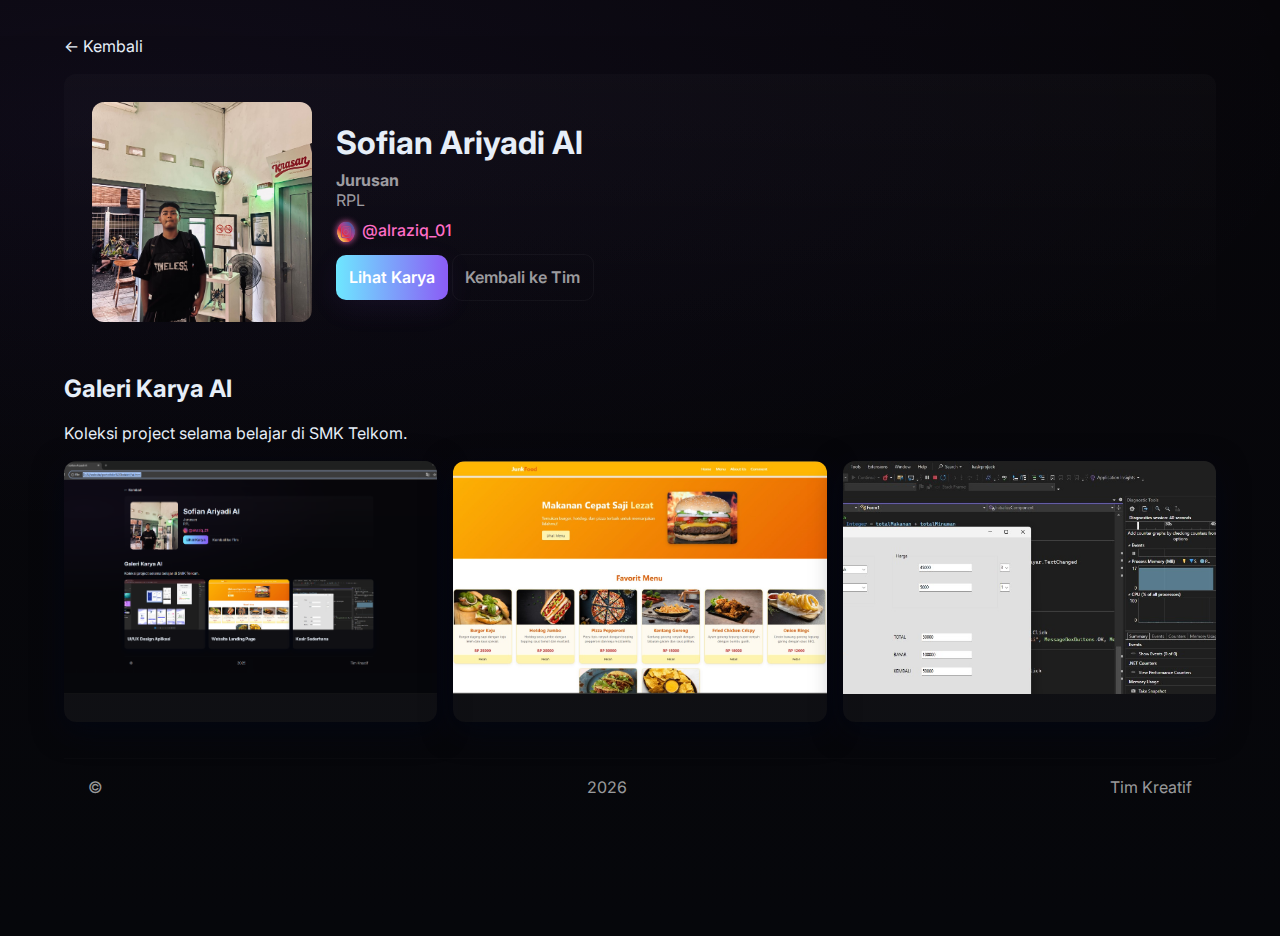
<file: al.html>
<!doctype html>
<html lang="id">
<head>
  <meta charset="utf-8" />
  <meta name="viewport" content="width=device-width,initial-scale=1" />
  <title>Profil — Sofian Ariyadi Al</title>
  <link href="https://fonts.googleapis.com/css2?family=Inter:wght@300;400;600;700&family=Poppins:wght@600;700&display=swap" rel="stylesheet">
  <link rel="stylesheet" href="style.css">
  <style>
    /* profil specific overrides */
    .profile-hero {
      display: flex;
      flex-wrap: wrap;
      gap: 24px;
      align-items: center;
      padding: 28px;
      background: linear-gradient(180deg, rgba(255,255,255,0.02), transparent);
      border-radius: 12px;
    }
    .profile-photo {
      width: 220px;
      aspect-ratio: 1 / 1;
      border-radius: 12px;
      overflow: hidden;
      flex-shrink: 0;
    }
    .profile-photo img {
      width: 100%;
      height: 100%;
      object-fit: cover;
    }
    .profile-meta h1 { margin: 0; }
    .profile-meta .meta-list {
      display: flex;
      gap: 12px;
      margin-top: 8px;
      color: var(--muted);
    }

    /* grid project */
    .gallery-grid {
      display: grid;
      grid-template-columns: repeat(auto-fit, minmax(260px, 1fr));
      gap: 16px;
      margin-top: 18px;
    }
    .project-card {
      background: rgba(255,255,255,0.04);
      border-radius: 12px;
      overflow: hidden;
      transition: transform 0.3s ease, box-shadow 0.3s ease;
    }
    .project-card:hover {
      transform: translateY(-4px);
      box-shadow: 0 6px 20px rgba(0,0,0,0.2);
    }
    .project-thumb {
      width: 100%;
      aspect-ratio: 16 / 10;
      overflow: hidden;
    }
    .project-thumb img {
      width: 100%;
      height: 100%;
      object-fit: cover;
      transition: transform 0.4s ease;
    }
    .project-card:hover .project-thumb img {
      transform: scale(1.05);
    }
    .project-body {
      padding: 12px 14px 16px;
    }

    /* ig link style */
    .ig-link {
      color: #ff6ec7;
      text-decoration: none;
      font-weight: 500;
      transition: 0.3s ease;
    }
    .ig-link:hover {
      color: #fff;
      text-shadow: 0 0 8px #ff6ec7;
    }
    .ig-link img {
      width: 20px;
      height: 20px;
      vertical-align: middle;
      margin-right: 6px;
      filter: drop-shadow(0 0 3px #ff6ec7);
    }

    /* responsive tweak */
    @media (max-width: 600px) {
      .profile-photo {
        width: 100%;
        aspect-ratio: 1 / 1;
      }
      .profile-hero {
        flex-direction: column;
        text-align: center;
      }
      .meta-list {
        justify-content: center;
      }
    }
  </style>
</head>
<body>
  <div class="container">
    <header style="display:flex;justify-content:space-between;align-items:center;margin:18px 0">
      <a href="index.html" class="muted">&larr; Kembali</a>
    </header>

    <main>
      <section class="profile-hero">
        <div class="profile-photo">
          <img src="images/al1.jpg" alt="Al">
        </div>
        <div class="profile-meta">
          <h1>Sofian Ariyadi Al</h1>
          <div class="meta-list">
            <div><strong>Jurusan</strong><div class="muted">RPL</div></div>
          </div>

          <!-- IG info -->
          <div class="social" style="margin-top:10px">
            <a href="https://www.instagram.com/alraziq_01?igsh=MXBkOGk2dndtZ29peg==/" target="_blank" class="ig-link">
              <img src="images/ig.png" alt="Instagram">@alraziq_01
            </a>
          </div>

          <div style="margin-top:12px">
            <a class="btn primary" href="#gallery">Lihat Karya</a>
            <a class="btn ghost" href="index.html">Kembali ke Tim</a>
          </div>
        </div>
      </section>

      <section id="gallery" style="margin-top:24px">
        <h2>Galeri Karya Al</h2>
        <p class="muted">Koleksi project selama belajar di SMK Telkom.</p>

        <div class="gallery-grid">
          <article class="project-card">
            <div class="project-thumb"><img src="images/projectal.png" alt="Project Al 1"></div>
            <div class="project-body">
            </div>
          </article>

          <article class="project-card">
            <div class="project-thumb"><img src="images/project al2.jpg" alt="Project Al 2"></div>
            <div class="project-body">
            </div>
          </article>

          <article class="project-card">
            <div class="project-thumb"><img src="images/project al3.jpg" alt="Project Al 3"></div>
            <div class="project-body">
            </div>
          </article>
        </div>
      </section>
    </main>

    <footer style="margin-top:36px" class="footer muted">© <span id="year"></span> Tim Kreatif</footer>
  </div>

  <script src="script.js"></script>
</body>
</html>
</file>
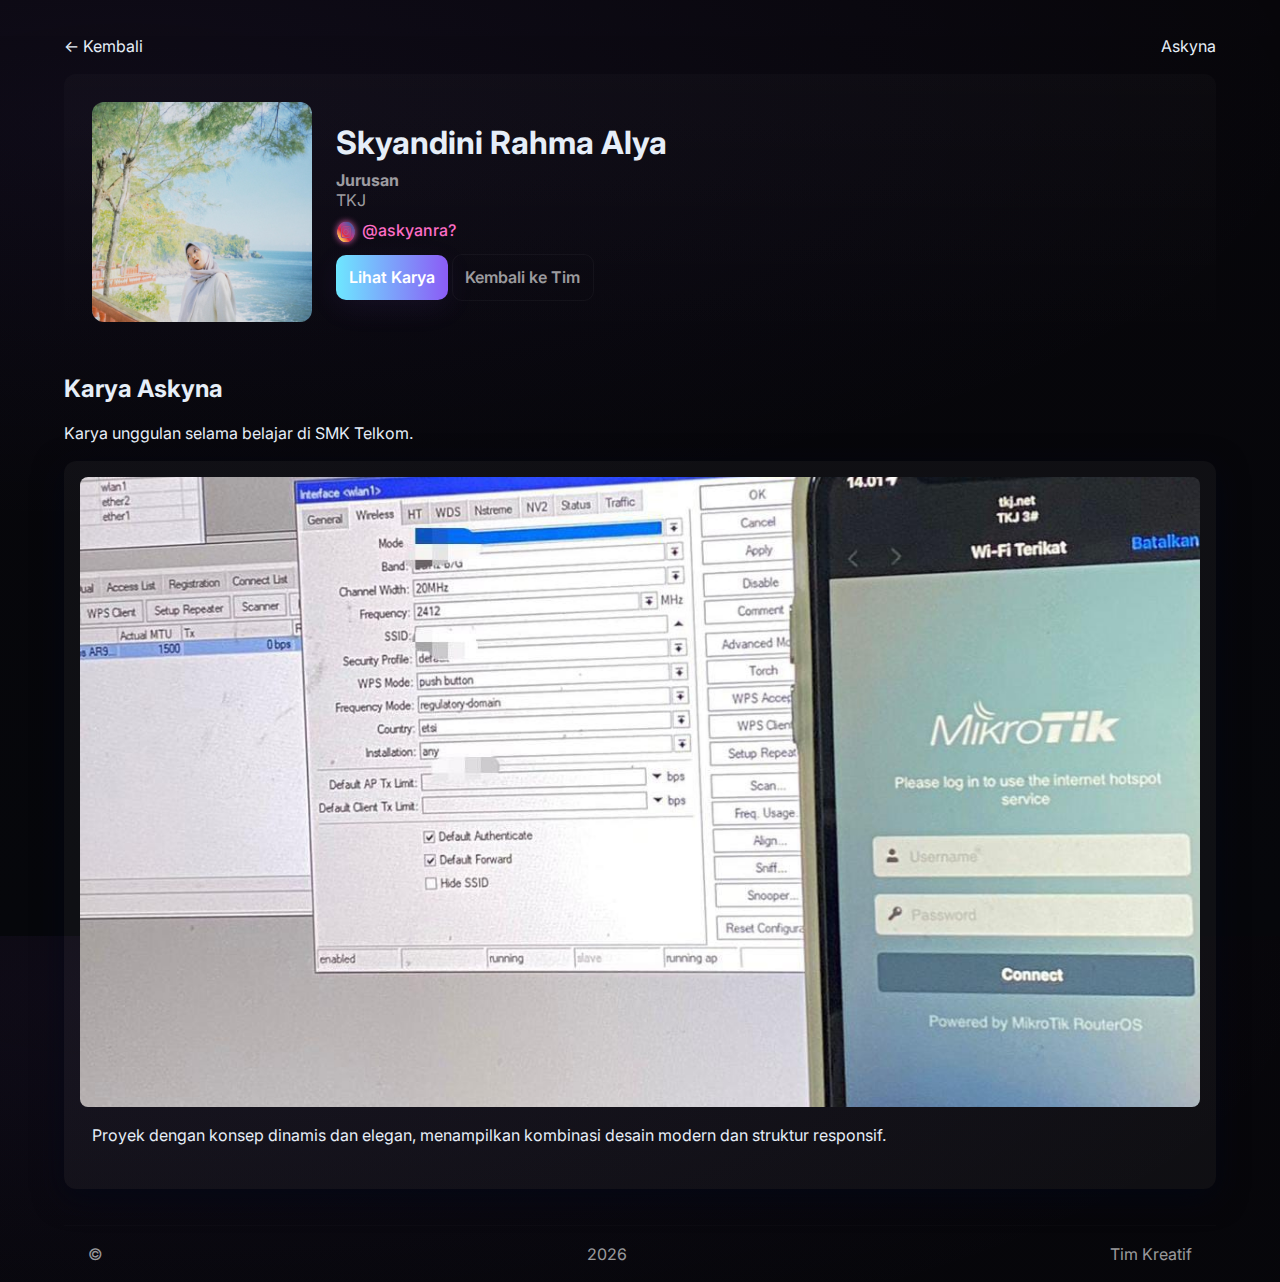
<file: askyna.html>
<!doctype html>
<html lang="id">
<head>
  <meta charset="utf-8" />
  <meta name="viewport" content="width=device-width,initial-scale=1" />
  <title>Profil — Askyandini Rahma Alya</title>
  <link href="https://fonts.googleapis.com/css2?family=Inter:wght@300;400;600;700&family=Poppins:wght@600;700&display=swap" rel="stylesheet">
  <link rel="stylesheet" href="style.css">
  <style>
    /* profil specific minor overrides */
    .profile-hero {
      display: flex;
      gap: 24px;
      align-items: center;
      padding: 28px;
      background: linear-gradient(180deg, rgba(255,255,255,0.02), transparent);
      border-radius: 12px;
    }
    .profile-photo {
      width: 220px;
      height: 220px;
      border-radius: 12px;
      overflow: hidden;
    }
    .profile-photo img {
      width: 100%;
      height: 100%;
      object-fit: cover;
    }
    .profile-meta h1 { margin: 0; }
    .profile-meta .meta-list {
      display: flex;
      gap: 12px;
      margin-top: 8px;
      color: var(--muted);
    }

    /* grid untuk galeri */
    .gallery-grid {
      display: grid;
      grid-template-columns: repeat(auto-fit,minmax(300px,1fr));
      gap: 20px;
      margin-top: 18px;
    }

    .project-card {
      background: rgba(255,255,255,0.04);
      border-radius: 12px;
      padding: 16px;
      transition: 0.3s ease;
    }
    .project-card:hover {
      transform: translateY(-4px);
      background: rgba(255,255,255,0.07);
    }

    .project-thumb {
      position: relative;
      width: 100%;
      aspect-ratio: 16 / 9; /* bikin rasio 16:9 biar gak gepeng */
      border-radius: 8px;
      overflow: hidden;
    }

    .project-thumb img {
      width: 100%;
      height: 100%;
      object-fit: cover; /* menjaga proporsi gambar */
      display: block;
    }

    .project-body h3 {
      margin: 10px 0 0;
      font-weight: 600;
    }

    /* tambahan gaya buat IG link */
    .ig-link {
      color: #ff6ec7;
      text-decoration: none;
      font-weight: 500;
      transition: 0.3s ease;
    }
    .ig-link:hover {
      color: #fff;
      text-shadow: 0 0 8px #ff6ec7;
    }
    .ig-link img {
      width: 20px;
      height: 20px;
      vertical-align: middle;
      margin-right: 6px;
      filter: drop-shadow(0 0 3px #ff6ec7);
    }
  </style>
</head>
<body>
  <div class="container">
    <header style="display:flex;justify-content:space-between;align-items:center;margin:18px 0">
      <a href="index.html" class="muted">&larr; Kembali</a>
      <div class="brand-text muted">Askyna</div>
    </header>

    <main>
      <section class="profile-hero">
        <div class="profile-photo">
          <img src="images/askya.jpg" alt="Al">
        </div>
        <div class="profile-meta">
          <h1>Skyandini Rahma Alya</h1>
          <div class="meta-list">
            <div><strong>Jurusan</strong><div class="muted">TKJ</div></div>
          </div>

          <!-- IG info -->
          <div class="social" style="margin-top:10px">
            <a href="https://www.instagram.com/askyanra?igsh=MTZkOWZjbG1kcTFscQ%3D%3D&utm_source=qr" target="_blank" class="ig-link">
              <img src="images/ig.png" alt="Instagram">@askyanra?
            </a>
          </div>

          <div style="margin-top:12px">
            <a class="btn primary" href="#gallery">Lihat Karya</a>
            <a class="btn ghost" href="index.html">Kembali ke Tim</a>
          </div>
        </div>
      </section>

      <!-- Galeri hanya 1 project -->
      <section id="gallery" style="margin-top:24px">
        <h2>Karya Askyna</h2>
        <p class="muted">Karya unggulan selama belajar di SMK Telkom.</p>

        <div class="gallery-grid">
          <article class="project-card">
            <div class="project-thumb">
              <img src="images/project askya.jpg" alt="Project Unggulan">
            </div>
            <div class="project-body">
              <p class="muted" style="margin-top:6px">
                Proyek dengan konsep dinamis dan elegan, menampilkan kombinasi desain modern dan struktur responsif.
              </p>
            </div>
          </article>
        </div>
      </section>
    </main>

    <footer style="margin-top:36px" class="footer muted">© <span id="year"></span> Tim Kreatif</footer>
  </div>

  <script src="script.js"></script>
</body>
</html>
</file>
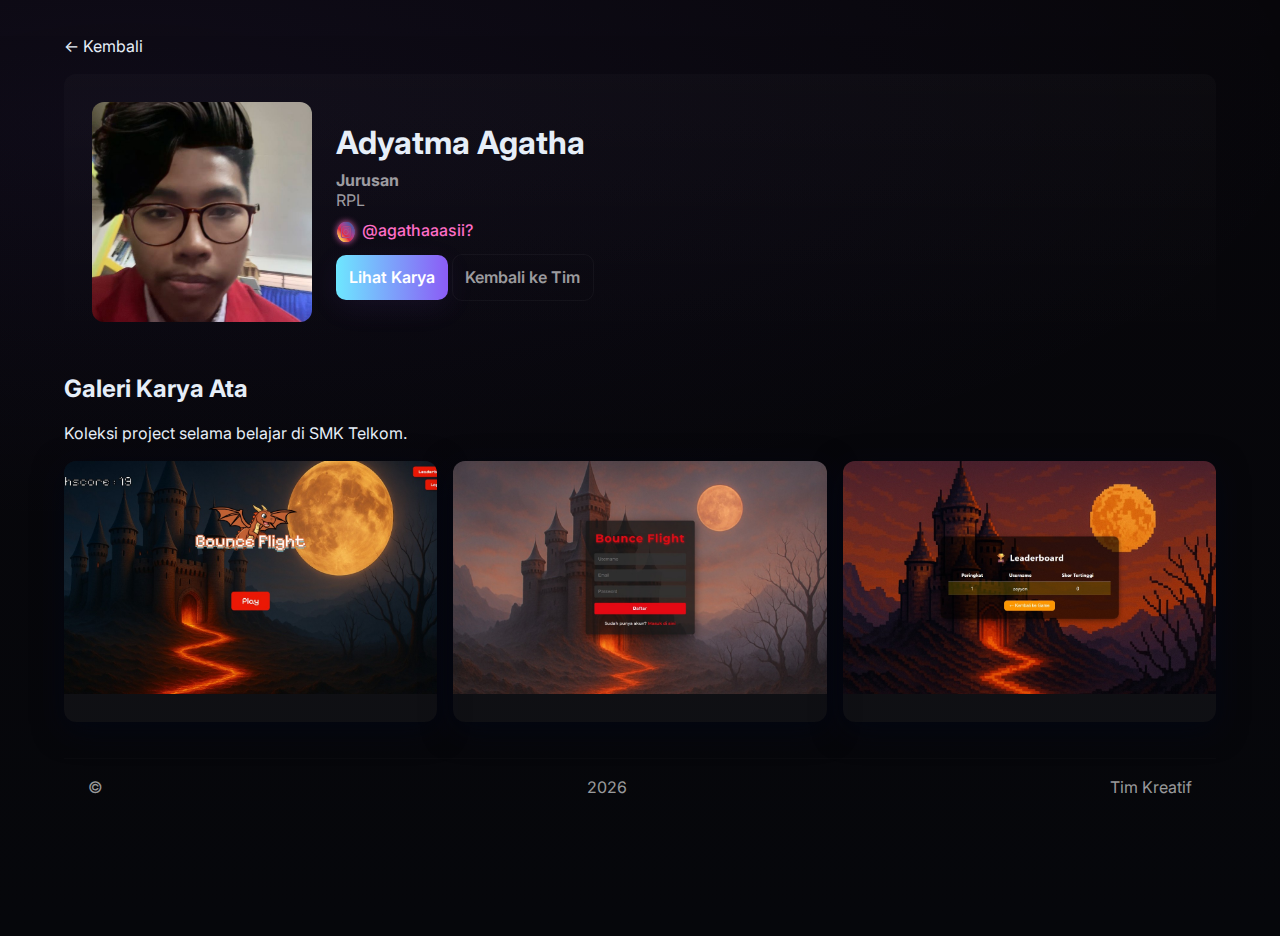
<file: ata.html>
<!doctype html>
<html lang="id">
<head>
  <meta charset="utf-8" />
  <meta name="viewport" content="width=device-width,initial-scale=1" />
  <title>Profil — Adyatma Agatha</title>
  <link href="https://fonts.googleapis.com/css2?family=Inter:wght@300;400;600;700&family=Poppins:wght@600;700&display=swap" rel="stylesheet">
  <link rel="stylesheet" href="style.css">
  <style>
    /* profil specific overrides */
    .profile-hero {
      display: flex;
      flex-wrap: wrap;
      gap: 24px;
      align-items: center;
      padding: 28px;
      background: linear-gradient(180deg, rgba(255,255,255,0.02), transparent);
      border-radius: 12px;
    }
    .profile-photo {
      width: 220px;
      aspect-ratio: 1 / 1;
      border-radius: 12px;
      overflow: hidden;
      flex-shrink: 0;
    }
    .profile-photo img {
      width: 100%;
      height: 100%;
      object-fit: cover;
    }
    .profile-meta h1 { margin: 0; }
    .profile-meta .meta-list {
      display: flex;
      gap: 12px;
      margin-top: 8px;
      color: var(--muted);
    }

    /* grid project */
    .gallery-grid {
      display: grid;
      grid-template-columns: repeat(auto-fit, minmax(260px, 1fr));
      gap: 16px;
      margin-top: 18px;
    }
    .project-card {
      background: rgba(255,255,255,0.04);
      border-radius: 12px;
      overflow: hidden;
      transition: transform 0.3s ease, box-shadow 0.3s ease;
    }
    .project-card:hover {
      transform: translateY(-4px);
      box-shadow: 0 6px 20px rgba(0,0,0,0.2);
    }
    .project-thumb {
      width: 100%;
      aspect-ratio: 16 / 10;
      overflow: hidden;
    }
    .project-thumb img {
      width: 100%;
      height: 100%;
      object-fit: cover;
      transition: transform 0.4s ease;
    }
    .project-card:hover .project-thumb img {
      transform: scale(1.05);
    }
    .project-body {
      padding: 12px 14px 16px;
    }

    /* ig link style */
    .ig-link {
      color: #ff6ec7;
      text-decoration: none;
      font-weight: 500;
      transition: 0.3s ease;
    }
    .ig-link:hover {
      color: #fff;
      text-shadow: 0 0 8px #ff6ec7;
    }
    .ig-link img {
      width: 20px;
      height: 20px;
      vertical-align: middle;
      margin-right: 6px;
      filter: drop-shadow(0 0 3px #ff6ec7);
    }

    /* responsive tweak */
    @media (max-width: 600px) {
      .profile-photo {
        width: 100%;
        aspect-ratio: 1 / 1;
      }
      .profile-hero {
        flex-direction: column;
        text-align: center;
      }
      .meta-list {
        justify-content: center;
      }
    }
  </style>
</head>
<body>
  <div class="container">
    <header style="display:flex;justify-content:space-between;align-items:center;margin:18px 0">
      <a href="index.html" class="muted">&larr; Kembali</a>
    </header>

    <main>
      <section class="profile-hero">
        <div class="profile-photo">
          <img src="images/ata.jpg" alt="Al">
        </div>
        <div class="profile-meta">
          <h1>Adyatma Agatha</h1>
          <div class="meta-list">
            <div><strong>Jurusan</strong><div class="muted">RPL</div></div>
          </div>

          <!-- IG info -->
          <div class="social" style="margin-top:10px">
            <a href="https://www.instagram.com/agathaaasii?igsh=OTlxMGRscmthM3Ft&utm_source=qr" target="_blank" class="ig-link">
              <img src="images/ig.png" alt="Instagram">@agathaaasii?
            </a>
          </div>

          <div style="margin-top:12px">
            <a class="btn primary" href="#gallery">Lihat Karya</a>
            <a class="btn ghost" href="index.html">Kembali ke Tim</a>
          </div>
        </div>
      </section>

      <section id="gallery" style="margin-top:24px">
        <h2>Galeri Karya Ata</h2>
        <p class="muted">Koleksi project selama belajar di SMK Telkom.</p>

        <div class="gallery-grid">
          <article class="project-card">
            <div class="project-thumb"><img src="images/project ata.jpg" alt="Project Al 1"></div>
            <div class="project-body">
            </div>
          </article>

          <article class="project-card">
            <div class="project-thumb"><img src="images/project ata 2.jpg" alt="Project Al 2"></div>
            <div class="project-body">
            </div>
          </article>

          <article class="project-card">
            <div class="project-thumb"><img src="images/project ata 3.jpg" alt="Project Al 3"></div>
            <div class="project-body">
            </div>
          </article>
        </div>
      </section>
    </main>

    <footer style="margin-top:36px" class="footer muted">© <span id="year"></span> Tim Kreatif</footer>
  </div>

  <script src="script.js"></script>
</body>
</html>
</file>
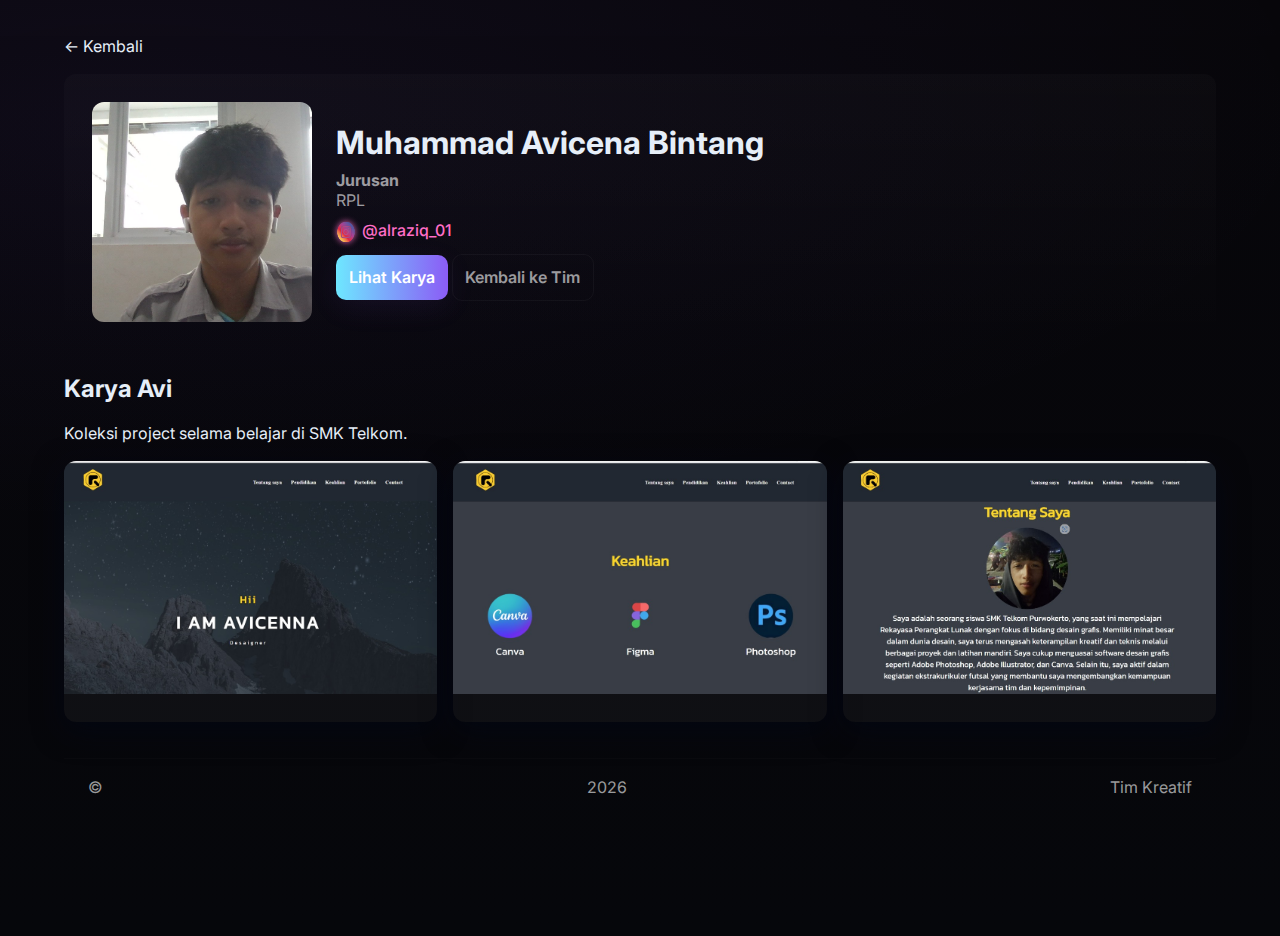
<file: avi.html>
<!doctype html>
<html lang="id">
<head>
  <meta charset="utf-8" />
  <meta name="viewport" content="width=device-width,initial-scale=1" />
  <title>Profil — Khafidz Riziq Ikhsani</title>
  <link href="https://fonts.googleapis.com/css2?family=Inter:wght@300;400;600;700&family=Poppins:wght@600;700&display=swap" rel="stylesheet">
  <link rel="stylesheet" href="style.css">
  <style>
    /* profil specific overrides */
    .profile-hero {
      display: flex;
      flex-wrap: wrap;
      gap: 24px;
      align-items: center;
      padding: 28px;
      background: linear-gradient(180deg, rgba(255,255,255,0.02), transparent);
      border-radius: 12px;
    }
    .profile-photo {
      width: 220px;
      aspect-ratio: 1 / 1;
      border-radius: 12px;
      overflow: hidden;
      flex-shrink: 0;
    }
    .profile-photo img {
      width: 100%;
      height: 100%;
      object-fit: cover;
    }
    .profile-meta h1 { margin: 0; }
    .profile-meta .meta-list {
      display: flex;
      gap: 12px;
      margin-top: 8px;
      color: var(--muted);
    }

    /* grid project */
    .gallery-grid {
      display: grid;
      grid-template-columns: repeat(auto-fit, minmax(260px, 1fr));
      gap: 16px;
      margin-top: 18px;
    }
    .project-card {
      background: rgba(255,255,255,0.04);
      border-radius: 12px;
      overflow: hidden;
      transition: transform 0.3s ease, box-shadow 0.3s ease;
    }
    .project-card:hover {
      transform: translateY(-4px);
      box-shadow: 0 6px 20px rgba(0,0,0,0.2);
    }
    .project-thumb {
      width: 100%;
      aspect-ratio: 16 / 10;
      overflow: hidden;
    }
    .project-thumb img {
      width: 100%;
      height: 100%;
      object-fit: cover;
      transition: transform 0.4s ease;
    }
    .project-card:hover .project-thumb img {
      transform: scale(1.05);
    }
    .project-body {
      padding: 12px 14px 16px;
    }

    /* ig link style */
    .ig-link {
      color: #ff6ec7;
      text-decoration: none;
      font-weight: 500;
      transition: 0.3s ease;
    }
    .ig-link:hover {
      color: #fff;
      text-shadow: 0 0 8px #ff6ec7;
    }
    .ig-link img {
      width: 20px;
      height: 20px;
      vertical-align: middle;
      margin-right: 6px;
      filter: drop-shadow(0 0 3px #ff6ec7);
    }

    /* responsive tweak */
    @media (max-width: 600px) {
      .profile-photo {
        width: 100%;
        aspect-ratio: 1 / 1;
      }
      .profile-hero {
        flex-direction: column;
        text-align: center;
      }
      .meta-list {
        justify-content: center;
      }
    }
  </style>
</head>
<body>
  <div class="container">
    <header style="display:flex;justify-content:space-between;align-items:center;margin:18px 0">
      <a href="index.html" class="muted">&larr; Kembali</a>
    </header>

    <main>
      <section class="profile-hero">
        <div class="profile-photo">
          <img src="images/avi.jpg" alt="Al">
        </div>
        <div class="profile-meta">
          <h1>Muhammad Avicena Bintang</h1>
          <div class="meta-list">
            <div><strong>Jurusan</strong><div class="muted">RPL</div></div>
          </div>

          <!-- IG info -->
          <div class="social" style="margin-top:10px">
            <a href="https://www.instagram.com/alraziq_01?igsh=MXBkOGk2dndtZ29peg==/" target="_blank" class="ig-link">
              <img src="images/ig.png" alt="Instagram">@alraziq_01
            </a>
          </div>

          <div style="margin-top:12px">
            <a class="btn primary" href="#gallery">Lihat Karya</a>
            <a class="btn ghost" href="index.html">Kembali ke Tim</a>
          </div>
        </div>
      </section>

      <section id="gallery" style="margin-top:24px">
        <h2>Karya Avi</h2>
        <p class="muted">Koleksi project selama belajar di SMK Telkom.</p>

        <div class="gallery-grid">
          <article class="project-card">
            <div class="project-thumb"><img src="images/project avi 1.jpg" alt="Project Al 1"></div>
            <div class="project-body">
            </div>
          </article>

          <article class="project-card">
            <div class="project-thumb"><img src="images/project avi 2.jpg" alt="Project Al 2"></div>
            <div class="project-body">
            </div>
          </article>

          <article class="project-card">
            <div class="project-thumb"><img src="images/project avi 3.jpg" alt="Project Al 3"></div>
            <div class="project-body">
            </div>
          </article>
        </div>
      </section>
    </main>

    <footer style="margin-top:36px" class="footer muted">© <span id="year"></span> Tim Kreatif</footer>
  </div>

  <script src="script.js"></script>
</body>
</html>
</file>
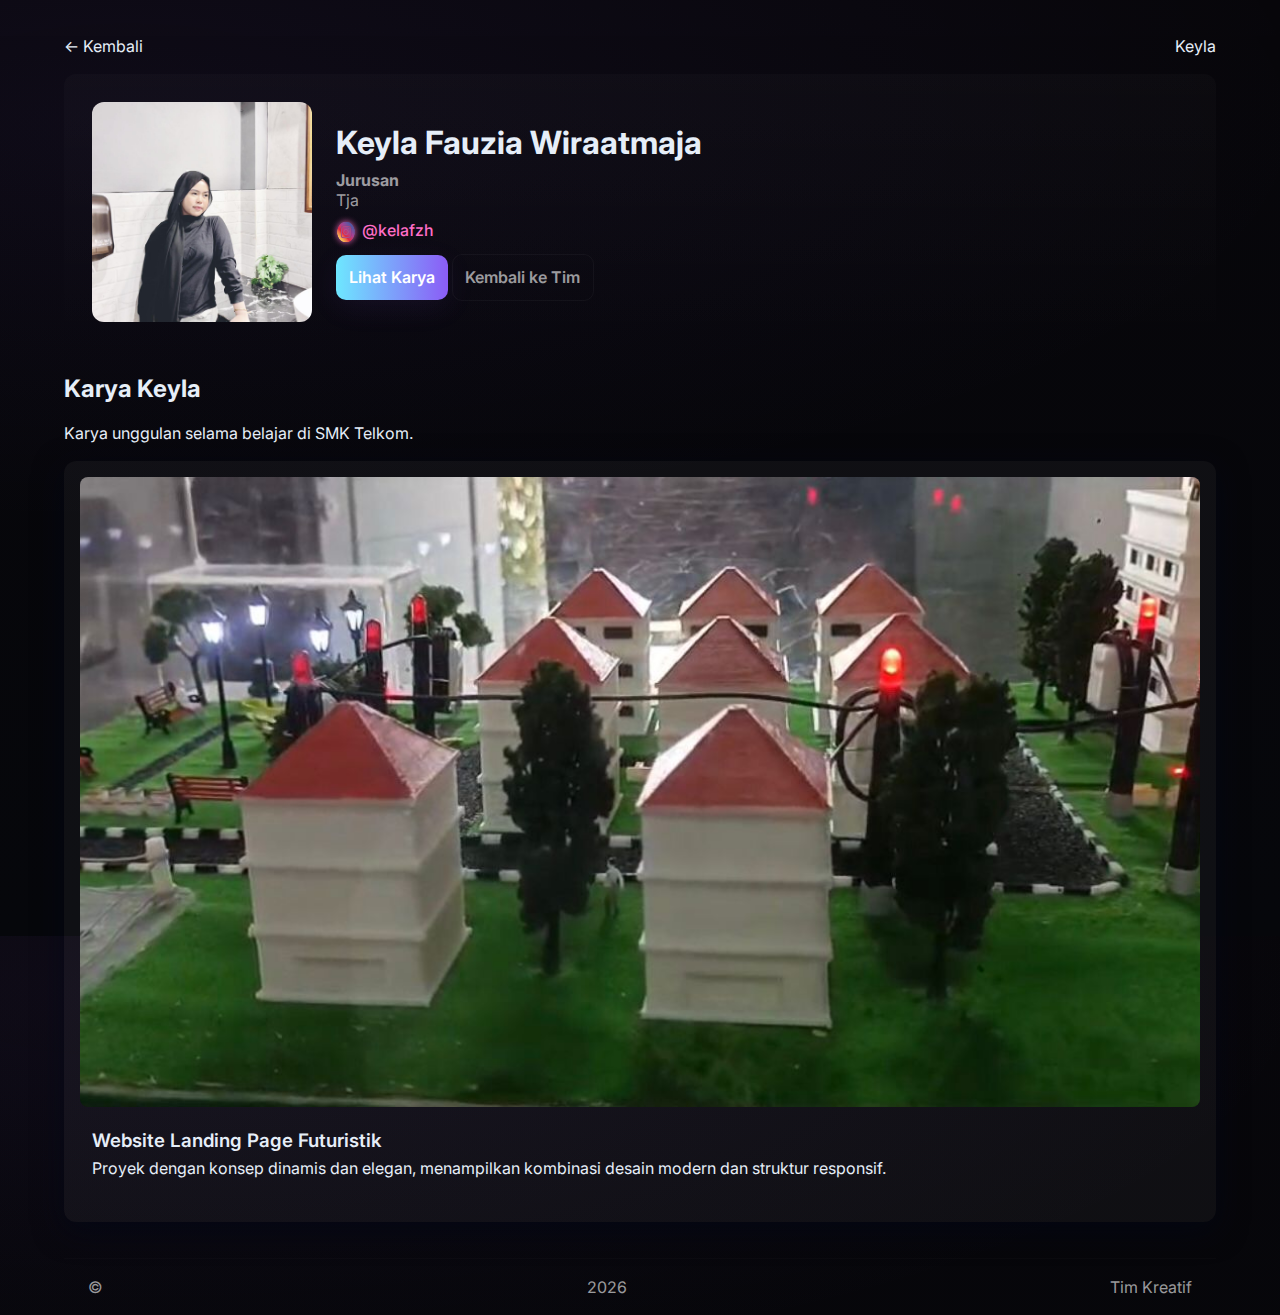
<file: kela.html>
<!doctype html>
<html lang="id">
<head>
  <meta charset="utf-8" />
  <meta name="viewport" content="width=device-width,initial-scale=1" />
  <title>Profil — Keyla Fauzia Wiraatmaja</title>
  <link href="https://fonts.googleapis.com/css2?family=Inter:wght@300;400;600;700&family=Poppins:wght@600;700&display=swap" rel="stylesheet">
  <link rel="stylesheet" href="style.css">
  <style>
    /* profil specific minor overrides */
    .profile-hero {
      display: flex;
      gap: 24px;
      align-items: center;
      padding: 28px;
      background: linear-gradient(180deg, rgba(255,255,255,0.02), transparent);
      border-radius: 12px;
    }
    .profile-photo {
      width: 220px;
      height: 220px;
      border-radius: 12px;
      overflow: hidden;
    }
    .profile-photo img {
      width: 100%;
      height: 100%;
      object-fit: cover;
    }
    .profile-meta h1 { margin: 0; }
    .profile-meta .meta-list {
      display: flex;
      gap: 12px;
      margin-top: 8px;
      color: var(--muted);
    }

    /* grid untuk galeri */
    .gallery-grid {
      display: grid;
      grid-template-columns: repeat(auto-fit,minmax(300px,1fr));
      gap: 20px;
      margin-top: 18px;
    }

    .project-card {
      background: rgba(255,255,255,0.04);
      border-radius: 12px;
      padding: 16px;
      transition: 0.3s ease;
    }
    .project-card:hover {
      transform: translateY(-4px);
      background: rgba(255,255,255,0.07);
    }

    .project-thumb {
      position: relative;
      width: 100%;
      aspect-ratio: 16 / 9; /* bikin rasio 16:9 biar gak gepeng */
      border-radius: 8px;
      overflow: hidden;
    }

    .project-thumb img {
      width: 100%;
      height: 100%;
      object-fit: cover; /* menjaga proporsi gambar */
      display: block;
    }

    .project-body h3 {
      margin: 10px 0 0;
      font-weight: 600;
    }

    /* tambahan gaya buat IG link */
    .ig-link {
      color: #ff6ec7;
      text-decoration: none;
      font-weight: 500;
      transition: 0.3s ease;
    }
    .ig-link:hover {
      color: #fff;
      text-shadow: 0 0 8px #ff6ec7;
    }
    .ig-link img {
      width: 20px;
      height: 20px;
      vertical-align: middle;
      margin-right: 6px;
      filter: drop-shadow(0 0 3px #ff6ec7);
    }
  </style>
</head>
<body>
  <div class="container">
    <header style="display:flex;justify-content:space-between;align-items:center;margin:18px 0">
      <a href="index.html" class="muted">&larr; Kembali</a>
      <div class="brand-text muted">Keyla</div>
    </header>

    <main>
      <section class="profile-hero">
        <div class="profile-photo">
          <img src="images/kela.jpg" alt="Al">
        </div>
        <div class="profile-meta">
          <h1>Keyla Fauzia Wiraatmaja</h1>
          <div class="meta-list">
            <div><strong>Jurusan</strong><div class="muted">Tja</div></div>
          </div>

          <!-- IG info -->
          <div class="social" style="margin-top:10px">
            <a href="https://www.instagram.com/kelafzh?igsh=c3hjeXZ2c2tnZm52&utm_source=qr" target="_blank" class="ig-link">
              <img src="images/ig.png" alt="Instagram">@kelafzh
            </a>
          </div>

          <div style="margin-top:12px">
            <a class="btn primary" href="#gallery">Lihat Karya</a>
            <a class="btn ghost" href="index.html">Kembali ke Tim</a>
          </div>
        </div>
      </section>

      <!-- Galeri hanya 1 project -->
      <section id="gallery" style="margin-top:24px">
        <h2> Karya Keyla</h2>
        <p class="muted">Karya unggulan selama belajar di SMK Telkom.</p>

        <div class="gallery-grid">
          <article class="project-card">
            <div class="project-thumb">
              <img src="images/project kyla.jpg" alt="Project Unggulan">
            </div>
            <div class="project-body">
              <h3>Website Landing Page Futuristik</h3>
              <p class="muted" style="margin-top:6px">
                Proyek dengan konsep dinamis dan elegan, menampilkan kombinasi desain modern dan struktur responsif.
              </p>
            </div>
          </article>
        </div>
      </section>
    </main>

    <footer style="margin-top:36px" class="footer muted">© <span id="year"></span> Tim Kreatif</footer>
  </div>

  <script src="script.js"></script>
</body>
</html>
</file>
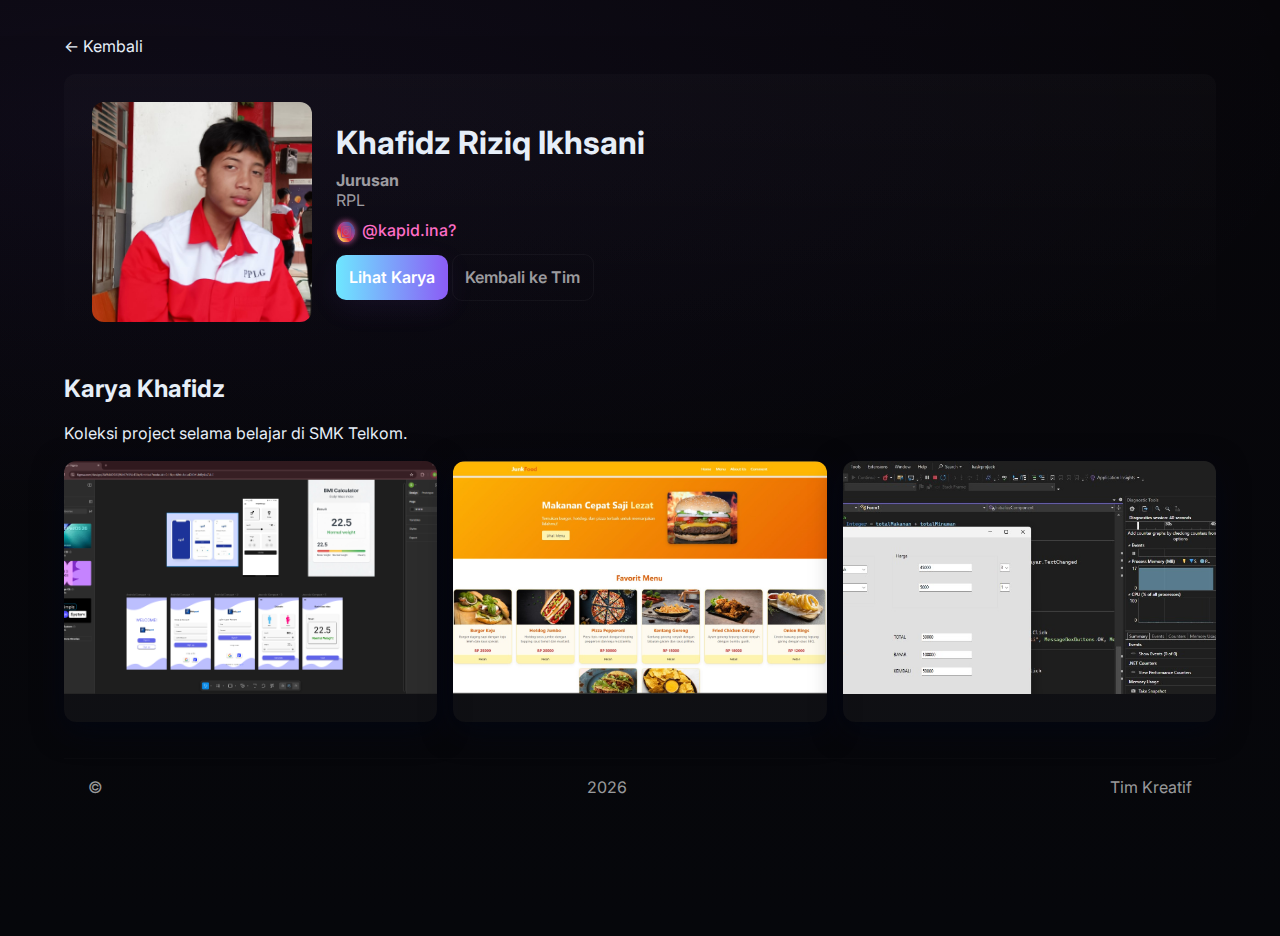
<file: khafidz.html>
<!doctype html>
<html lang="id">
<head>
  <meta charset="utf-8" />
  <meta name="viewport" content="width=device-width,initial-scale=1" />
  <title>Profil — Khafidz Riziq Ikhsani</title>
  <link href="https://fonts.googleapis.com/css2?family=Inter:wght@300;400;600;700&family=Poppins:wght@600;700&display=swap" rel="stylesheet">
  <link rel="stylesheet" href="style.css">
  <style>
    /* profil specific overrides */
    .profile-hero {
      display: flex;
      flex-wrap: wrap;
      gap: 24px;
      align-items: center;
      padding: 28px;
      background: linear-gradient(180deg, rgba(255,255,255,0.02), transparent);
      border-radius: 12px;
    }
    .profile-photo {
      width: 220px;
      aspect-ratio: 1 / 1;
      border-radius: 12px;
      overflow: hidden;
      flex-shrink: 0;
    }
    .profile-photo img {
      width: 100%;
      height: 100%;
      object-fit: cover;
    }
    .profile-meta h1 { margin: 0; }
    .profile-meta .meta-list {
      display: flex;
      gap: 12px;
      margin-top: 8px;
      color: var(--muted);
    }

    /* grid project */
    .gallery-grid {
      display: grid;
      grid-template-columns: repeat(auto-fit, minmax(260px, 1fr));
      gap: 16px;
      margin-top: 18px;
    }
    .project-card {
      background: rgba(255,255,255,0.04);
      border-radius: 12px;
      overflow: hidden;
      transition: transform 0.3s ease, box-shadow 0.3s ease;
    }
    .project-card:hover {
      transform: translateY(-4px);
      box-shadow: 0 6px 20px rgba(0,0,0,0.2);
    }
    .project-thumb {
      width: 100%;
      aspect-ratio: 16 / 10;
      overflow: hidden;
    }
    .project-thumb img {
      width: 100%;
      height: 100%;
      object-fit: cover;
      transition: transform 0.4s ease;
    }
    .project-card:hover .project-thumb img {
      transform: scale(1.05);
    }
    .project-body {
      padding: 12px 14px 16px;
    }

    /* ig link style */
    .ig-link {
      color: #ff6ec7;
      text-decoration: none;
      font-weight: 500;
      transition: 0.3s ease;
    }
    .ig-link:hover {
      color: #fff;
      text-shadow: 0 0 8px #ff6ec7;
    }
    .ig-link img {
      width: 20px;
      height: 20px;
      vertical-align: middle;
      margin-right: 6px;
      filter: drop-shadow(0 0 3px #ff6ec7);
    }

    /* responsive tweak */
    @media (max-width: 600px) {
      .profile-photo {
        width: 100%;
        aspect-ratio: 1 / 1;
      }
      .profile-hero {
        flex-direction: column;
        text-align: center;
      }
      .meta-list {
        justify-content: center;
      }
    }
  </style>
</head>
<body>
  <div class="container">
    <header style="display:flex;justify-content:space-between;align-items:center;margin:18px 0">
      <a href="index.html" class="muted">&larr; Kembali</a>
    </header>

    <main>
      <section class="profile-hero">
        <div class="profile-photo">
          <img src="images/khafidz.jpg" alt="Al">
        </div>
        <div class="profile-meta">
          <h1>Khafidz Riziq Ikhsani</h1>
          <div class="meta-list">
            <div><strong>Jurusan</strong><div class="muted">RPL</div></div>
          </div>

          <!-- IG info -->
          <div class="social" style="margin-top:10px">
            <a href="https://www.instagram.com/kapid.ina?igsh=ZDZnYm4wbjE5NWhw" target="_blank" class="ig-link">
              <img src="images/ig.png" alt="Instagram">@kapid.ina?
            </a>
          </div>

          <div style="margin-top:12px">
            <a class="btn primary" href="#gallery">Lihat Karya</a>
            <a class="btn ghost" href="index.html">Kembali ke Tim</a>
          </div>
        </div>
      </section>

      <section id="gallery" style="margin-top:24px">
        <h2>Karya Khafidz</h2>
        <p class="muted">Koleksi project selama belajar di SMK Telkom.</p>

        <div class="gallery-grid">
          <article class="project-card">
            <div class="project-thumb"><img src="images/project al1.png" alt="Project Al 1"></div>
            <div class="project-body">
            </div>
          </article>

          <article class="project-card">
            <div class="project-thumb"><img src="images/project al2.jpg" alt="Project Al 2"></div>
            <div class="project-body">
            </div>
          </article>

          <article class="project-card">
            <div class="project-thumb"><img src="images/project al3.jpg" alt="Project Al 3"></div>
            <div class="project-body">
            </div>
          </article>
        </div>
      </section>
    </main>

    <footer style="margin-top:36px" class="footer muted">© <span id="year"></span> Tim Kreatif</footer>
  </div>

  <script src="script.js"></script>
</body>
</html>
</file>
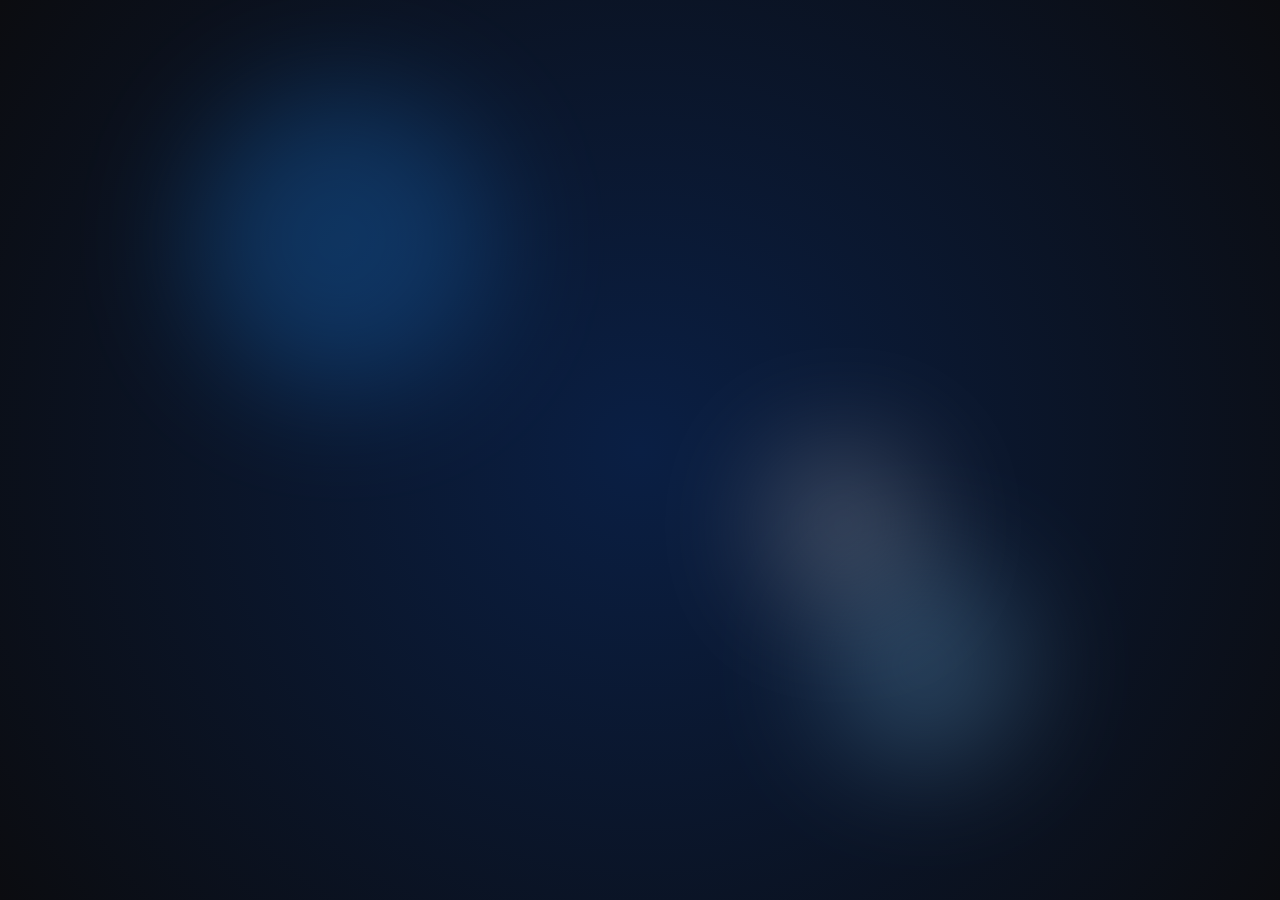
<file: login.html>
<!doctype html>
<html lang="en">
<head>
  <meta charset="utf-8" />
  <meta name="viewport" content="width=device-width, initial-scale=1" />
  <title>Login – Corporate Portal</title>
  <link href="https://fonts.googleapis.com/css2?family=Poppins:wght@300;400;600&display=swap" rel="stylesheet">
  <link rel="stylesheet" href="login.css" />
</head>
<body>
  <!-- subtle animated orbs -->
  <div class="orb o1"></div>
  <div class="orb o2"></div>
  <div class="orb o3"></div>

  <main class="wrapper">
    <form class="login-card" id="loginForm">
      <h1 class="title">Welcome Back</h1>
      <p class="subtitle">Sign in to your account</p>

      <label class="field">
        <input type="text" placeholder="Username" required autocomplete="username" />
        <span class="line"></span>
      </label>

      <label class="field">
        <input type="password" placeholder="Password" required autocomplete="current-password" />
        <span class="line"></span>
      </label>

      <div class="extras">
        <label class="check">
          <input type="checkbox" />
          <span>Remember me</span>
        </label>
        <a href="#" class="link">Forgot password?</a>
      </div>

      <button class="btn" type="submit">Login</button>
    </form>
  </main>

  <script src="login.js"></script>
</body>
</html>
</file>
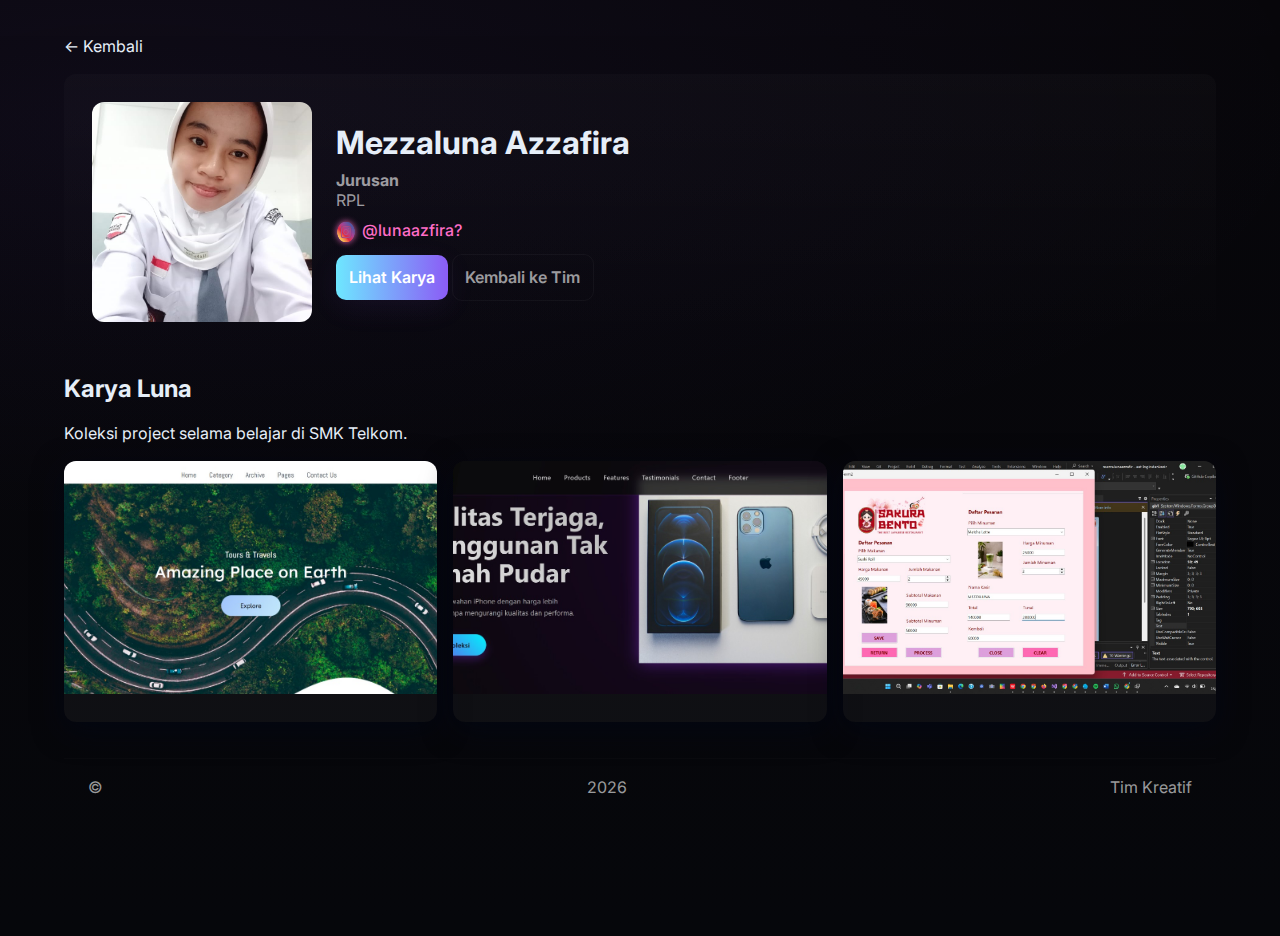
<file: luna.html>
<!doctype html>
<html lang="id">
<head>
  <meta charset="utf-8" />
  <meta name="viewport" content="width=device-width,initial-scale=1" />
  <title>Profil — Mezzaluna Azzafira</title>
  <link href="https://fonts.googleapis.com/css2?family=Inter:wght@300;400;600;700&family=Poppins:wght@600;700&display=swap" rel="stylesheet">
  <link rel="stylesheet" href="style.css">
  <style>
    /* profil specific overrides */
    .profile-hero {
      display: flex;
      flex-wrap: wrap;
      gap: 24px;
      align-items: center;
      padding: 28px;
      background: linear-gradient(180deg, rgba(255,255,255,0.02), transparent);
      border-radius: 12px;
    }
    .profile-photo {
      width: 220px;
      aspect-ratio: 1 / 1;
      border-radius: 12px;
      overflow: hidden;
      flex-shrink: 0;
    }
    .profile-photo img {
      width: 100%;
      height: 100%;
      object-fit: cover;
    }
    .profile-meta h1 { margin: 0; }
    .profile-meta .meta-list {
      display: flex;
      gap: 12px;
      margin-top: 8px;
      color: var(--muted);
    }

    /* grid project */
    .gallery-grid {
      display: grid;
      grid-template-columns: repeat(auto-fit, minmax(260px, 1fr));
      gap: 16px;
      margin-top: 18px;
    }
    .project-card {
      background: rgba(255,255,255,0.04);
      border-radius: 12px;
      overflow: hidden;
      transition: transform 0.3s ease, box-shadow 0.3s ease;
    }
    .project-card:hover {
      transform: translateY(-4px);
      box-shadow: 0 6px 20px rgba(0,0,0,0.2);
    }
    .project-thumb {
      width: 100%;
      aspect-ratio: 16 / 10;
      overflow: hidden;
    }
    .project-thumb img {
      width: 100%;
      height: 100%;
      object-fit: cover;
      transition: transform 0.4s ease;
    }
    .project-card:hover .project-thumb img {
      transform: scale(1.05);
    }
    .project-body {
      padding: 12px 14px 16px;
    }

    /* ig link style */
    .ig-link {
      color: #ff6ec7;
      text-decoration: none;
      font-weight: 500;
      transition: 0.3s ease;
    }
    .ig-link:hover {
      color: #fff;
      text-shadow: 0 0 8px #ff6ec7;
    }
    .ig-link img {
      width: 20px;
      height: 20px;
      vertical-align: middle;
      margin-right: 6px;
      filter: drop-shadow(0 0 3px #ff6ec7);
    }

    /* responsive tweak */
    @media (max-width: 600px) {
      .profile-photo {
        width: 100%;
        aspect-ratio: 1 / 1;
      }
      .profile-hero {
        flex-direction: column;
        text-align: center;
      }
      .meta-list {
        justify-content: center;
      }
    }
  </style>
</head>
<body>
  <div class="container">
    <header style="display:flex;justify-content:space-between;align-items:center;margin:18px 0">
      <a href="index.html" class="muted">&larr; Kembali</a>
    </header>

    <main>
      <section class="profile-hero">
        <div class="profile-photo">
          <img src="images/luna.jpg" alt="Al">
        </div>
        <div class="profile-meta">
          <h1>Mezzaluna Azzafira</h1>
          <div class="meta-list">
            <div><strong>Jurusan</strong><div class="muted">RPL</div></div>
          </div>

          <!-- IG info -->
          <div class="social" style="margin-top:10px">
            <a href="https://www.instagram.com/lunaazfira?igsh=MXQ3azNyZ290bWkwZg== target="_blank" class="ig-link">
              <img src="images/ig.png" alt="Instagram">@lunaazfira?
            </a>
          </div>

          <div style="margin-top:12px">
            <a class="btn primary" href="#gallery">Lihat Karya</a>
            <a class="btn ghost" href="index.html">Kembali ke Tim</a>
          </div>
        </div>
      </section>

      <section id="gallery" style="margin-top:24px">
        <h2>Karya Luna</h2>
        <p class="muted">Koleksi project selama belajar di SMK Telkom.</p>

        <div class="gallery-grid">
          <article class="project-card">
            <div class="project-thumb"><img src="images/project luna.jpg" alt="Project Al 1"></div>
            <div class="project-body">
            </div>
          </article>

          <article class="project-card">
            <div class="project-thumb"><img src="images/project lunna2.jpg" alt="Project Al 2"></div>
            <div class="project-body">
            </div>
          </article>

          <article class="project-card">
            <div class="project-thumb"><img src="images/project luna3.jpg" alt="Project Al 3"></div>
            <div class="project-body">
            </div>
          </article>
        </div>
      </section>
    </main>

    <footer style="margin-top:36px" class="footer muted">© <span id="year"></span> Tim Kreatif</footer>
  </div>

  <script src="script.js"></script>
</body>
</html>
</file>
<file: style.css>
:root {
  --bg:#07060a;
  --panel:#0b0f16;
  --glass: rgba(255,255,255,0.03);
  --muted: rgba(255,255,255,0.6);
  --accent: #6ee7ff; /* cyan */
  --accent-2: #8b5cf6; /* purple */
  --glow: 0 6px 30px rgba(110,231,255,0.06);
  --radius:14px;
}

* {
  box-sizing:border-box;
}

html, body {
  height:100%;
  margin:0;
  font-family:Inter,system-ui,-apple-system,'Segoe UI',Roboto,'Helvetica Neue',Arial;
  color:#e6eef8;
  background:
    radial-gradient(1200px 400px at 10% 10%, rgba(139,92,246,0.06), transparent),
    linear-gradient(180deg,var(--bg), #06070b);
  -webkit-font-smoothing:antialiased;
  scroll-behavior:smooth;
}

a { color:inherit; text-decoration:none; }
.container { max-width:1200px; margin:36px auto; padding:0 24px; }

/* ========== TOPBAR ========== */
.topbar {
  display:flex; justify-content:space-between; align-items:center;
  padding:18px 24px; backdrop-filter:blur(6px);
  position:sticky; top:0; z-index:40;
}
.brand { display:flex; gap:12px; align-items:center; }
.logo {
  width:52px; height:52px; border-radius:12px;
  background:linear-gradient(135deg,var(--accent-2),var(--accent));
  display:flex; align-items:center; justify-content:center;
  font-weight:700; color:#041026; box-shadow:var(--glow);
}
.brand-text .team-name { font-weight:700; }
.brand-text .role { font-size:12px; color:var(--muted); }
.nav a {
  margin-left:18px; color:var(--muted); padding:8px;
  border-radius:8px; transition:all .18s;
}
.nav a:hover { color:var(--accent); transform:translateY(-2px); }

/* ========== HERO SECTION ========== */
.hero {
  display:grid; grid-template-columns:1fr 420px; gap:28px; align-items:center;
  margin-top:22px; padding:28px; border-radius:var(--radius);
  box-shadow:0 10px 40px rgba(2,6,23,0.6);
  background:linear-gradient(180deg, rgba(255,255,255,0.02), transparent);
}
.hero .eyebrow { color:var(--accent); font-weight:700; letter-spacing:1px; }
.hero-title { font-family:Poppins,Inter; font-size:36px; margin:8px 0; line-height:1.02; }
.hero-desc { color:var(--muted); max-width:60%; }
.hero-actions { display:flex; gap:12px; margin-top:18px; }

.btn {
  display:inline-flex; align-items:center; gap:10px; padding:10px 14px;
  border-radius:10px; border:none; cursor:pointer; font-weight:700;
  transition:all 0.3s ease;
}
.btn.primary {
  background:linear-gradient(90deg,var(--accent),var(--accent-2));
  color:#041026; box-shadow:0 8px 30px rgba(139,92,246,0.08);
}
.btn.outline {
  background:transparent; border:1px solid rgba(255,255,255,0.04);
  color:var(--muted);
}
.btn:hover {
  transform:translateY(-2px);
  box-shadow:0 0 12px rgba(255,110,199,0.5);
}

/* HERO RIGHT GRAPHIC */
.hero-right .hero-art {
  position:relative; height:260px; border-radius:12px;
  display:flex; align-items:center; justify-content:center;
  background:linear-gradient(180deg, rgba(139,92,246,0.06), rgba(110,231,255,0.03));
  overflow:hidden;
}
.neon-ring {
  position:absolute; width:200px; height:200px; border-radius:50%;
  background:conic-gradient(from 180deg at 50% 50%, rgba(110,231,255,0.08), rgba(139,92,246,0.08));
  filter:blur(30px); transform:translateY(-10px);
}
.hero-graphic { position:relative; font-weight:700; color:var(--muted); }

/* ========== SECTIONS ========== */
.section { margin-top:40px; padding:18px 0; }
.section-head h2 { font-size:20px; margin:0; }
.section-head .muted { color:var(--muted); margin-top:6px; }

/* ========== TEAM GRID ========== */
.team-grid {
  display:grid; grid-template-columns:repeat(auto-fit,minmax(260px,1fr));
  gap:18px; margin-top:18px;
}
.member-card {
  display:flex; gap:14px;
  background:linear-gradient(180deg, rgba(255,255,255,0.02), rgba(255,255,255,0.01));
  padding:14px; border-radius:12px; cursor:pointer;
  transition:transform .22s, box-shadow .22s;
  transform-style:preserve-3d; position:relative; overflow:hidden;
  animation: fadeSlideUp 0.8s ease forwards;
}
.member-card:hover {
  transform:translateY(-8px) rotateX(2deg) scale(1.02);
  box-shadow:0 18px 50px rgba(13,21,32,0.6);
}
.card-media img {
  width:140px; height:140px; object-fit:cover;
  border-radius:12px; border:1px solid rgba(255,255,255,0.04);
}
.card-body h3 { margin:0 0 6px; }
.role { font-size:13px; color:var(--accent-2); font-weight:700; }
.bio { margin-top:6px; color:var(--muted); }
.card-actions { display:flex; gap:10px; margin-top:12px; }
.btn.small { padding:8px 10px; font-size:13px; border-radius:8px; }
.btn.ghost { background:transparent; border:1px solid rgba(255,255,255,0.04); color:var(--muted); }

/* ========== PROJECT GRID ========== */
.projects-grid {
  display:grid; grid-template-columns:repeat(auto-fit,minmax(280px,1fr));
  gap:18px; margin-top:18px;
}
.project-card {
  border-radius:12px; overflow:hidden;
  background:linear-gradient(180deg, rgba(255,255,255,0.02), transparent);
  box-shadow:0 8px 30px rgba(2,6,23,0.6);
  transition:transform 0.4s ease, box-shadow 0.3s ease;
  animation: fadeSlideUp 1s ease forwards;
  opacity:0;
}
.project-card:hover {
  transform:translateY(-6px) scale(1.03);
  box-shadow:0 8px 16px rgba(255,255,255,0.1);
}
.project-thumb img { width:100%; height:160px; object-fit:cover; display:block; }
.project-body { padding:12px; }

/* ========== CONTACT FORM ========== */
.contact-form {
  max-width:820px; margin:18px auto; padding:18px; border-radius:12px;
}
.field-row { display:flex; gap:12px; }
.field-row input { flex:1; }
input, textarea {
  width:100%; padding:12px; border-radius:10px;
  border:1px solid rgba(255,255,255,0.04);
  background:transparent; color:#e6eef8;
}
textarea { min-height:120px; resize:vertical; }
.form-actions { display:flex; justify-content:space-between; align-items:center; margin-top:12px; }

/* ========== FOOTER ========== */
.footer {
  padding:18px 24px; margin-top:30px;
  border-top:1px solid rgba(255,255,255,0.02);
  display:flex; justify-content:space-between; align-items:center;
  color:var(--muted);
}

/* ========== MODAL ========== */
.modal {
  position:fixed; inset:0; background:rgba(2,6,23,0.7);
  display:none; align-items:center; justify-content:center;
  padding:20px; z-index:80;
}
.modal.open { display:flex; }
.modal-inner {
  width:100%; max-width:860px; padding:18px; border-radius:12px; position:relative;
}
.modal-close {
  position:absolute; right:14px; top:14px;
  background:transparent; border:none; color:var(--muted); font-size:18px;
}

/* ========== ANIMATIONS ========== */
@keyframes fadeSlideUp {
  from { opacity:0; transform:translateY(30px); }
  to { opacity:1; transform:translateY(0); }
}

/* IG link hover efek neon */
.ig-link:hover img {
  filter:drop-shadow(0 0 6px #ff6ec7);
  transform:scale(1.2);
  transition:0.3s ease;
}

/* ========== RESPONSIVE ========== */
@media (max-width:980px) {
  .hero { grid-template-columns:1fr; gap:18px; }
  .hero-desc { max-width:100%; }
  .team-grid { grid-template-columns:repeat(auto-fit,minmax(220px,1fr)); }
  .brand-text .team-name { font-size:16px; }
}

@media (max-width:600px) {
  .nav { display:none; }
  .field-row { flex-direction:column; }
  .card-media img { width:100px; height:100px; }
}

/* ==========================
   POPUP LOGIN MODAL STYLE
   ========================== */

   .hidden {
    display: none;
  }
  
  /* Background overlay */
  .modal {
    position: fixed;
    inset: 0;
    background-color: rgba(0, 0, 0, 0.4);
    backdrop-filter: blur(4px);
    display: flex;
    align-items: center;
    justify-content: center;
    z-index: 9999;
    transition: opacity 0.3s ease;
  }
  
  /* Kotak login di tengah */
  .modal-content {
    background: #fff;
    border-radius: 16px;
    padding: 2rem 2.5rem;
    width: 100%;
    max-width: 380px;
    box-shadow: 0 10px 30px rgba(0, 0, 0, 0.2);
    animation: slideUp 0.4s ease;
  }
  
  /* Animasi muncul */
  @keyframes slideUp {
    from {
      transform: translateY(40px);
      opacity: 0;
    }
    to {
      transform: translateY(0);
      opacity: 1;
    }
  }
  
  /* Form login */
  .login-card {
    display: flex;
    flex-direction: column;
    gap: 1.2rem;
  }
  
  .title {
    font-size: 1.6rem;
    font-weight: 700;
    text-align: center;
    color: #333;
    margin-bottom: 0.3rem;
  }
  
  .subtitle {
    text-align: center;
    color: #777;
    font-size: 0.95rem;
    margin-bottom: 1rem;
  }
  
  /* Input field */
  .field input {
    width: 100%;
    padding: 0.8rem 1rem;
    border-radius: 10px;
    border: 1.5px solid #ddd;
    font-size: 0.95rem;
    outline: none;
    transition: all 0.2s ease;
  }
  
  .field input:focus {
    border-color: #ff6fa1;
    box-shadow: 0 0 0 2px rgba(255, 111, 161, 0.2);
  }
  
  /* Tombol */
  .btn-group {
    display: flex;
    justify-content: space-between;
    gap: 0.8rem;
  }
  
  .btn {
    flex: 1;
    border: none;
    border-radius: 10px;
    padding: 0.8rem;
    font-size: 1rem;
    cursor: pointer;
    font-weight: 600;
    transition: all 0.2s ease;
  }
  
  .btn.primary {
    background-color: #ff6fa1;
    color: white;
  }
  
  .btn.primary:hover {
    background-color: #ff558e;
  }
  
  .btn.outline {
    background-color: white;
    border: 2px solid #ff6fa1;
    color: #ff6fa1;
  }
  
  .btn.outline:hover {
    background-color: #ff6fa1;
    color: white;
  }
  
  /* Responsive */
  @media (max-width: 480px) {
    .modal-content {
      padding: 1.5rem;
      max-width: 320px;
    }
  
    .title {
      font-size: 1.4rem;
    }
  }
</file>
<file: login.css>
:root {
    --dark-blue: #0A1F44;   /* biru tua */
    --navy: #142850;        /* navy blue */
    --black: #0b0c10;       /* hitam lembut */
    --white: #ffffff;
    --radius: 1rem;
    --trans: .3s ease;
  }
  
  * {
    box-sizing: border-box;
    margin: 0;
    padding: 0;
    font-family: 'Poppins', sans-serif;
  }
  
  body, html {
    height: 100%;
  }
  
  body {
    background: radial-gradient(circle at 50% 50%, var(--dark-blue) 0%, var(--black) 100%);
    color: var(--white);
    overflow: hidden;
    display: flex;
    align-items: center;
    justify-content: center;
  }
  
  /* ----- orbs ----- */
  .orb {
    position: absolute;
    border-radius: 50%;
    filter: blur(60px);
    opacity: .25;
    animation: float 20s infinite ease-in-out;
  }
  
  .o1 {
    width: 300px;
    height: 300px;
    background: #1E90FF; /* biru cerah */
    top: 10%;
    left: 15%;
  }
  .o2 {
    width: 200px;
    height: 200px;
    background: #87CEFA; /* biru muda */
    bottom: 15%;
    right: 20%;
    animation-delay: 7s;
  }
  .o3 {
    width: 150px;
    height: 150px;
    background: var(--white);
    top: 50%;
    left: 60%;
    animation-delay: 14s;
  }
  
  @keyframes float {
    0%,100% { transform: translateY(0) scale(1); }
    50% { transform: translateY(-40px) scale(1.1); }
  }
  
  /* ----- card ----- */
  .wrapper {
    width: 100%;
    max-width: 420px;
    padding: 2rem;
  }
  
  .login-card {
    background: rgba(20, 40, 80, 0.75); /* biru tua transparan */
    backdrop-filter: blur(10px);
    border: 1px solid rgba(255, 255, 255, 0.1);
    border-radius: calc(var(--radius)*2);
    padding: 2.5rem 2rem;
    box-shadow: 0 25px 50px -12px rgba(0, 0, 0, 0.6);
    opacity: 0;
    transform: translateY(30px);
    animation: slideUp .6s forwards;
  }
  
  @keyframes slideUp {
    to { opacity: 1; transform: translateY(0); }
  }
  
  .title {
    font-size: 1.75rem;
    font-weight: 600;
    margin-bottom: .25rem;
  }
  
  .subtitle {
    font-size: .9rem;
    color: rgba(255,255,255,.7);
    margin-bottom: 2rem;
  }
  
  /* ----- fields ----- */
  .field {
    display: flex;
    flex-direction: column;
    margin-bottom: 1.5rem;
    position: relative;
  }
  
  .field input {
    background: transparent;
    border: none;
    outline: none;
    color: var(--white);
    font-size: 1rem;
    padding: .75rem 0;
    width: 100%;
  }
  
  .field .line {
    position: absolute;
    left: 0;
    bottom: 0;
    height: 2px;
    width: 100%;
    background: rgba(255, 255, 255, .2);
    transform-origin: left;
    transition: transform var(--trans);
  }
  
  .field input:focus + .line {
    background: #4FC3F7; /* biru terang saat fokus */
    transform: scaleX(1);
  }
  
  /* ----- extras ----- */
  .extras {
    display: flex;
    justify-content: space-between;
    align-items: center;
    font-size: .8rem;
    margin-bottom: 2rem;
  }
  
  .check {
    display: flex;
    align-items: center;
    gap: .5rem;
  }
  
  .link {
    color: rgba(255,255,255,.7);
    text-decoration: none;
    transition: var(--trans);
  }
  .link:hover {
    color: var(--white);
    text-decoration: underline;
  }
  
  /* ----- button ----- */
  .btn {
    width: 100%;
    height: 44px;
    border: none;
    border-radius: var(--radius);
    background: linear-gradient(135deg, #1E3A8A, #3B82F6);
    color: var(--white);
    font-weight: 600;
    cursor: pointer;
    transition: transform var(--trans), background var(--trans), box-shadow var(--trans);
  }
  
  .btn:hover {
    transform: scale(1.02);
    background: #ffffff;
    color: var(--dark-blue);
    box-shadow: 0 0 20px rgba(59, 130, 246, .5);
  }
  
  /* ----- animasi fade ----- */
  .login-card > * {
    opacity: 0;
    animation: fadeIn .5s forwards;
  }
  .login-card > *:nth-child(1){animation-delay:.1s;}
  .login-card > *:nth-child(2){animation-delay:.2s;}
  .login-card > *:nth-child(3){animation-delay:.3s;}
  .login-card > *:nth-child(4){animation-delay:.4s;}
  .login-card > *:nth-child(5){animation-delay:.5s;}
  .login-card > *:nth-child(6){animation-delay:.6s;}
  
  @keyframes fadeIn {
    to { opacity: 1; }
  }
</file>
